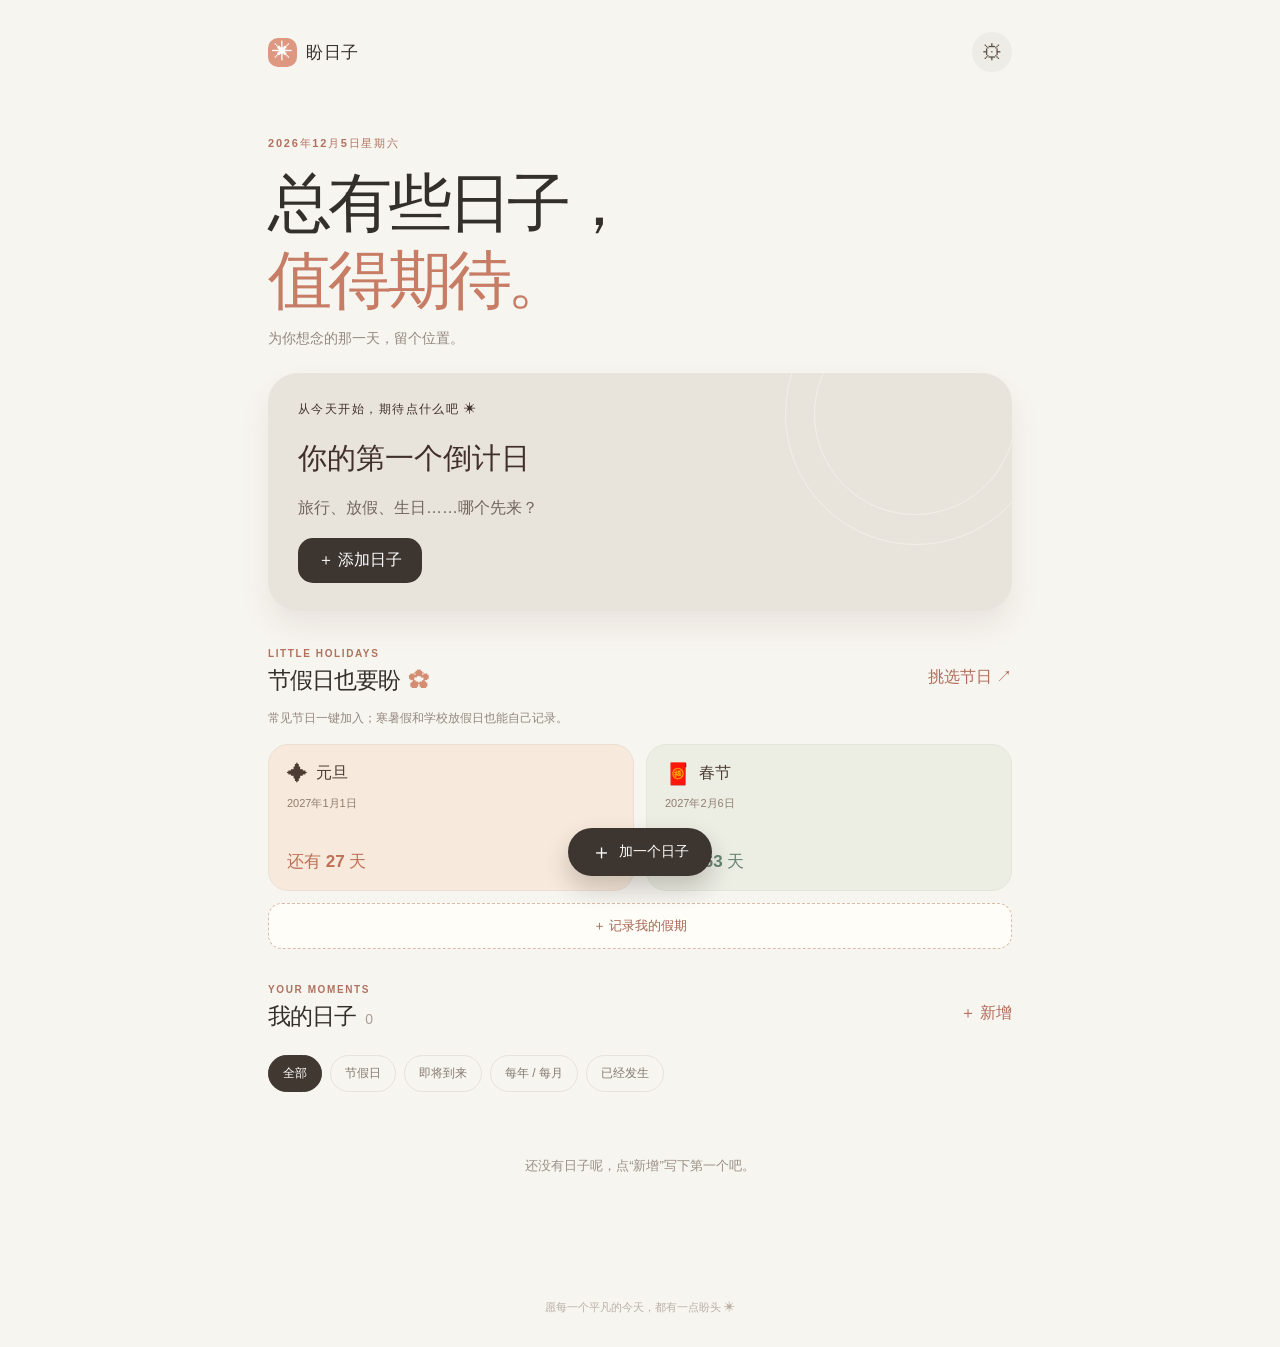
<file: index.html>
<!doctype html>
<html lang="zh-CN">
  <head>
    <meta charset="utf-8">
    <meta name="viewport" content="width=device-width, initial-scale=1, viewport-fit=cover">
    <meta name="theme-color" content="#f7f5f0">
    <meta name="description" content="把值得期待的日子，放在眼前。">
    <meta name="apple-mobile-web-app-capable" content="yes">
    <meta name="apple-mobile-web-app-status-bar-style" content="default">
    <meta name="apple-mobile-web-app-title" content="盼日子">
    <link rel="manifest" href="./manifest.webmanifest">
    <link rel="icon" type="image/svg+xml" href="./icon.svg">
    <link rel="apple-touch-icon" href="./icon-180.png">
    <link rel="stylesheet" href="./styles.css">
    <title>盼日子 · 倒计日</title>
  </head>
  <body>
    <div class="app-shell">
      <header class="topbar">
        <div class="brand"><span class="brand-mark" aria-hidden="true">✳</span><span>盼日子</span></div>
        <button class="icon-button" id="settingsButton" aria-label="打开设置" title="设置">⚙</button>
      </header>

      <main>
        <section class="intro">
          <p class="eyebrow" id="todayLabel"></p>
          <h1>总有些日子，<br><em>值得期待。</em></h1>
          <p class="subtitle">为你想念的那一天，留个位置。</p>
        </section>

        <section class="hero" id="hero" aria-label="最近的倒计日"></section>

        <section class="holiday-section" aria-labelledby="holidayTitle">
          <div class="section-heading">
            <div><p class="eyebrow section-kicker">LITTLE HOLIDAYS</p><h2 id="holidayTitle">节假日也要盼 <span>✿</span></h2></div>
            <button class="text-button" id="chooseHolidays">挑选节日 ↗</button>
          </div>
          <p class="holiday-description">常见节日一键加入；寒暑假和学校放假日也能自己记录。</p>
          <div class="holiday-preview" id="holidayPreview"></div>
          <button class="holiday-custom" id="addHolidayCustom">＋ 记录我的假期</button>
        </section>

        <section class="list-section" aria-labelledby="listTitle">
          <div class="section-heading">
            <div><p class="eyebrow section-kicker">YOUR MOMENTS</p><h2 id="listTitle">我的日子 <span id="countLabel">0</span></h2></div>
            <button class="text-button" id="addInline">＋ 新增</button>
          </div>
          <div class="filters" role="group" aria-label="筛选倒计日">
            <button class="filter active" data-filter="all" aria-pressed="true">全部</button>
            <button class="filter" data-filter="holiday" aria-pressed="false">节假日</button>
            <button class="filter" data-filter="upcoming" aria-pressed="false">即将到来</button>
            <button class="filter" data-filter="recurring" aria-pressed="false">每年 / 每月</button>
            <button class="filter" data-filter="past" aria-pressed="false">已经发生</button>
          </div>
          <div id="eventList" class="event-list" aria-live="polite"></div>
        </section>
      </main>

      <button class="floating-add" id="addButton" aria-label="新增倒计日"><span aria-hidden="true">＋</span><span>加一个日子</span></button>
      <footer>愿每一个平凡的今天，都有一点盼头 ✳</footer>
    </div>

    <dialog id="eventDialog" class="sheet" aria-labelledby="formTitle">
      <form id="eventForm" class="sheet-content">
        <div class="sheet-handle" aria-hidden="true"></div>
        <div class="sheet-heading"><h2 id="formTitle">加一个日子</h2><button type="button" class="close-button" data-close="eventDialog" aria-label="关闭">×</button></div>
        <input type="hidden" id="eventId">
        <label for="eventTitle">给它起个名字</label>
        <input id="eventTitle" name="title" type="text" maxlength="60" placeholder="比如：终于放假啦" required autocomplete="off">
        <label for="eventDate">是哪一天？</label>
        <input id="eventDate" name="date" type="date" required>
        <div class="two-cols">
          <div><label for="eventCategory">分类</label><select id="eventCategory" name="category"><option value="生活">生活</option><option value="节假日">节假日</option><option value="工作">工作</option><option value="纪念日">纪念日</option><option value="旅行">旅行</option><option value="其他">其他</option></select></div>
          <div><label for="eventRepeat">重复</label><select id="eventRepeat" name="repeat"><option value="none">不重复</option><option value="yearly">每年</option><option value="monthly">每月</option></select></div>
        </div>
        <p class="preset-note hidden" id="presetNote">这是按节日日期自动更新的日子。具体放假安排可以另加一个倒计日。</p>
        <fieldset class="color-picker"><legend>挑一个颜色</legend><label><input type="radio" name="color" value="peach" checked><span class="swatch peach" aria-label="蜜桃色"></span></label><label><input type="radio" name="color" value="lavender"><span class="swatch lavender" aria-label="薰衣草色"></span></label><label><input type="radio" name="color" value="sage"><span class="swatch sage" aria-label="鼠尾草色"></span></label><label><input type="radio" name="color" value="butter"><span class="swatch butter" aria-label="奶油黄色"></span></label><label><input type="radio" name="color" value="sky"><span class="swatch sky" aria-label="浅蓝色"></span></label></fieldset>
        <label class="pin-row"><input id="eventPinned" type="checkbox"><span>在首页置顶这个日子</span></label>
        <button class="primary-button" type="submit">保存这个日子 <span aria-hidden="true">↗</span></button>
        <button class="delete-button hidden" id="deleteButton" type="button">删除这个日子</button>
      </form>
    </dialog>

    <dialog id="holidayDialog" class="sheet" aria-labelledby="holidayDialogTitle">
      <div class="sheet-content">
        <div class="sheet-handle" aria-hidden="true"></div>
        <div class="sheet-heading"><h2 id="holidayDialogTitle">挑几个节日盼着</h2><button class="close-button" data-close="holidayDialog" aria-label="关闭">×</button></div>
        <p class="settings-explain">点一下就加入你的倒计日，往后每年自动更新节日日期。</p>
        <div class="holiday-picker" id="holidayPicker"></div>
        <button class="primary-button" id="addAllHolidays" type="button">把这些节日都加入 <span aria-hidden="true">↗</span></button>
        <p class="settings-note">这里记录的是节日当天，不包含各年的调休、补班或学校假期。那些日期可以用“记录我的假期”自行添加。</p>
      </div>
    </dialog>

    <dialog id="settingsDialog" class="sheet" aria-labelledby="settingsTitle">
      <div class="sheet-content">
        <div class="sheet-handle" aria-hidden="true"></div>
        <div class="sheet-heading"><h2 id="settingsTitle">设置与备份</h2><button class="close-button" data-close="settingsDialog" aria-label="关闭">×</button></div>
        <p class="settings-explain">日子保存在这台设备的浏览器里。换手机或清理浏览器数据前，先导出一份备份。</p>
        <button id="exportButton" class="setting-action">↓ 导出备份 <span>JSON 文件</span></button>
        <button id="importButton" class="setting-action">↑ 导入备份 <span>合并已有日子</span></button>
        <input id="importFile" type="file" accept=".json,application/json" hidden>
        <p class="settings-note">每月 29、30、31 日遇到较短的月份，会显示在当月最后一天；每年 2 月 29 日遇到平年，会显示在 2 月 28 日。</p>
      </div>
    </dialog>

    <script src="./app.js" defer></script>
  </body>
</html>
</file>
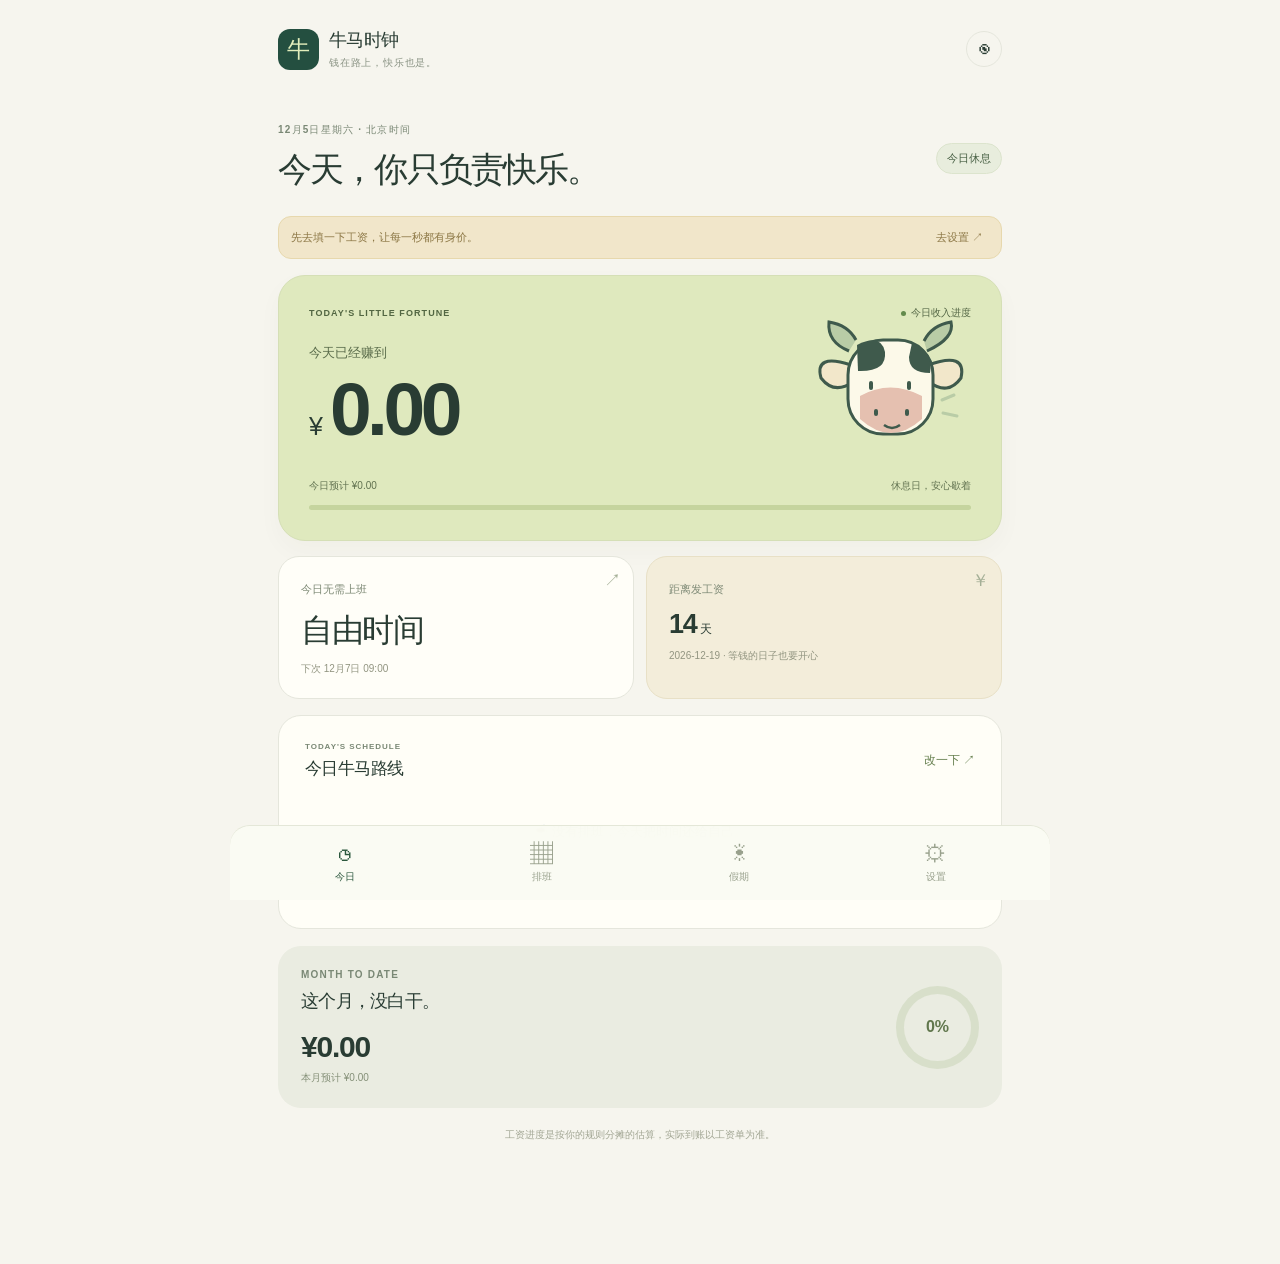
<file: niuma-clock/index.html>
<!doctype html><html lang="zh-CN"><head><meta charset="utf-8"><meta name="viewport" content="width=device-width,initial-scale=1,viewport-fit=cover"><meta name="theme-color" content="#f6f5ee"><meta name="apple-mobile-web-app-capable" content="yes"><meta name="apple-mobile-web-app-status-bar-style" content="default"><meta name="apple-mobile-web-app-title" content="牛马时钟"><meta name="description" content="给每天不同班次、晚自习和寒暑假的你，一个自己的下班时钟。"><title>牛马时钟 · 钱在路上</title><link rel="manifest" href="./manifest.webmanifest"><link rel="icon" href="./icon.svg" type="image/svg+xml"><link rel="apple-touch-icon" href="./icon-180.png"><link rel="stylesheet" href="./style.css"></head><body>
<div class="app"><header><a class="brand" href="./"><span class="brand-icon">牛</span><span>牛马时钟<small>钱在路上，快乐也是。</small></span></a><button class="icon-button" id="privacy" aria-label="隐藏金额" title="隐藏金额">◉</button></header>
<main>
<section id="view-today" class="view"><div class="greeting"><div><p class="eyebrow" id="todayDate"></p><h1 id="greeting">辛苦了，打工小猫。</h1></div><span class="pill" id="status"></span></div>
<div class="notice" id="setupNotice"><span>先去填一下工资，让每一秒都有身价。</span><button data-tab="settings">去设置 ↗</button></div>
<article class="hero"><div class="hero-top"><span class="eyebrow">TODAY'S LITTLE FORTUNE</span><span class="live"><i></i><span id="incomeState">今日收入进度</span></span></div><p class="money-label">今天已经赚到</p><div class="money-line"><span>¥</span><strong id="todayMoney">0.00</strong></div><div class="hero-bottom"><span id="todayTarget">今日预计 ¥0.00</span><span id="rateLabel">填好工资，开始攒快乐</span></div><div class="track"><div id="moneyBar"></div></div><div class="cow" aria-hidden="true"><svg viewBox="0 0 160 150"><path d="M38 43Q16 34 18 14Q37 17 45 32M116 43Q144 30 140 14Q121 17 113 33" fill="#b7caa5" stroke="#335044" stroke-width="3"/><path d="M40 57Q3 45 10 70Q23 87 42 74M117 57Q156 43 150 70Q137 88 118 74" fill="#f4e7cb" stroke="#335044" stroke-width="3"/><rect x="37" y="32" width="85" height="94" rx="35" fill="#fffbed" stroke="#335044" stroke-width="3"/><path d="M46 37Q70 25 74 44Q76 64 47 63Z" fill="#335044"/><path d="M101 35Q123 43 119 65Q98 65 98 49Z" fill="#335044"/><path d="M49 88Q79 71 111 88L111 111Q80 139 49 111Z" fill="#e6bdb0"/><path d="M60 75v5M98 75v5M65 103v3M96 103v3" stroke="#335044" stroke-width="4" stroke-linecap="round"/><path d="M73 117q8 6 16 0" fill="none" stroke="#335044" stroke-width="2.5"/><path d="M131 92l12-5M132 105l14 3" stroke="#b7caa5" stroke-width="3" stroke-linecap="round"/></svg></div></article>
<div class="two-cards"><article class="mini"><span class="mini-icon">↗</span><p id="countdownLabel">距离下班</p><strong class="timer" id="countdown">--:--:--</strong><small id="countdownNote">今天也要准点跑</small></article><article class="mini warm"><span class="mini-icon">￥</span><p>距离发工资</p><strong id="payDays">0<em> 天</em></strong><small id="payDate"></small></article></div>
<article class="card"><div class="section-head"><div><p class="eyebrow">TODAY'S SCHEDULE</p><h2>今日牛马路线</h2></div><button class="text-button" id="editToday">改一下 ↗</button></div><div id="todayTimeline"></div><p class="small muted" id="todayNote"></p></article>
<article class="month-card"><div><p class="eyebrow">MONTH TO DATE</p><h2>这个月，没白干。</h2><strong id="monthMoney">¥0.00</strong><p id="monthTarget"></p></div><div class="month-ring" id="monthRing"><span id="monthPercent">0%</span></div></article><p class="footnote">工资进度是按你的规则分摊的估算，实际到账以工资单为准。</p>
</section>
<section id="view-schedule" class="view" hidden><div class="greeting"><div><p class="eyebrow">YOUR TIME, YOUR RULES</p><h1>每一天，单独安排。</h1></div></div><article class="card"><div class="section-head"><h2>每周固定班表</h2><span class="badge">点一天修改</span></div><p class="small muted">默认按周重复。单日调整和假期会覆盖这里的班表。</p><div id="weekList"></div></article><article class="card"><div class="section-head"><div class="calendar-heading"><button id="prevMonth" class="icon-button" aria-label="上个月">‹</button><h2 id="calendarTitle"></h2><button id="nextMonth" class="icon-button" aria-label="下个月">›</button></div><button id="calendarToday" class="text-button">本月</button></div><div class="calendar" id="calendar"></div><div class="legend"><span><i class="dot work"></i>上班</span><span><i class="dot evening"></i>晚自习</span><span><i class="dot holiday"></i>假期</span><span>• 单日调整</span></div><p class="small muted">点日期设置调休、临时加班、取消晚自习，或添加当日补贴。</p></article><article class="card"><div class="section-head"><h2>当月预计</h2><button id="exportCsv" class="text-button">导出明细 ↗</button></div><div class="summary-pair"><div><small>收入</small><strong id="scheduleIncome"></strong></div><div><small>排班总时长</small><strong id="scheduleHours"></strong></div></div><p class="small muted">所有日期与时间均按北京时间计算。跨午夜的工作请拆到两天。</p></article></section>
<section id="view-vacations" class="view" hidden><div class="greeting"><div><p class="eyebrow">PAID TO DO NOTHING, PLEASE</p><h1>放假，也要算钱。</h1></div></div><article class="vacation-hero"><span>☀</span><h2>寒暑假是教师的充电期。</h2><p>日期自己定，工资单独填。<br>半个月上班、半个月放假，也能分开算。</p><button id="addVacation" class="primary">＋ 添加假期</button></article><div id="vacationList"></div><article class="card formula"><h2>跨月工资怎么算？</h2><p>正常月薪 × 本月非假期天数 ÷ 本月天数<br>＋ 假期月薪 × 本月假期天数 ÷ 本月天数<br>＋ 晚自习补贴、单日额外补贴</p><p class="small muted">假期按自然日计薪，包含周末，收入全天增长。非假期工资再分摊到本月的工作日或工时。这里是方便看进度的估算口径；如学校采用其他口径，可按月设置整月假期工资进行校正。</p></article></section>
<section id="view-settings" class="view" hidden><div class="greeting"><div><p class="eyebrow">MAKE EVERY SECOND COUNT</p><h1>给时间，标个价。</h1></div></div><form class="card" id="salaryForm"><h2>工资与收入进度</h2><label>正常月份月薪（元）<input id="salaryInput" type="number" min="0" max="100000000" step="0.01" required inputmode="decimal"></label><p class="help">填税前或到手均可，保持同一口径；不含下方另计的补贴。</p><label>每场晚自习额外补贴（元）<input id="eveningInput" type="number" min="0" max="100000000" step="0.01" required inputmode="decimal"></label><p class="help">已包含在月薪里就填 0。每个标为“晚自习”的时段视为一场。</p><label>月薪怎样分摊？<select id="allocationInput"><option value="days">工作日均分：每天基本收入相同</option><option value="hours">按排班工时：工作越久，分摊越多</option></select></label><p class="help">只改变收入增长进度，不改变月薪总额；未排工作日时按自然日分摊。</p><label>每月发薪日<input id="paydayInput" type="number" min="1" max="31" step="1" required inputmode="numeric"></label><p class="help">只用于倒数。遇大小月取当月最后一天，不自动顺延节假日。</p><button class="primary" type="submit">保存，开始算钱 ↗</button><p class="help">调整月薪和周班表会重算历史估算。想保留旧口径，请先导出备份或月度明细。</p></form><article class="card"><h2>数据握在自己手里</h2><p class="small muted">工资和班表保存在本设备、本浏览器，互不共享。换手机或清理浏览器前请导出备份。</p><button class="setting-row" id="exportBackup">导出完整备份 <span>JSON ↗</span></button><label class="setting-row file-label">导入备份 <span>恢复班表与工资 ↗</span><input type="file" accept=".json,application/json" id="importBackup" hidden></label></article><article class="card"><h2>装到 iPhone 主屏幕</h2><p class="small muted">用 Safari 打开本站，点“分享”→“添加到主屏幕”。首次联网打开后可离线使用。重新打开会按当前时间计算，不需要一直亮着屏幕。</p><p class="small muted">网页 App 不支持锁屏实时小组件或后台持续计时通知。假期日期与调休由你按实际校历填写。</p><p class="version">牛马时钟 1.0 · 辛苦可以，钱得算清。</p></article></section>
</main><nav class="bottom-nav" aria-label="主导航"><button class="active" data-tab="today" aria-current="page"><span>◷</span>今日</button><button data-tab="schedule"><span>▦</span>排班</button><button data-tab="vacations"><span>☀</span>假期</button><button data-tab="settings"><span>⚙</span>设置</button></nav></div>
<dialog id="shiftDialog" aria-labelledby="shiftTitle"><form id="shiftForm"><div class="dialog-head"><div><p class="eyebrow" id="shiftSubtitle"></p><h2 id="shiftTitle">修改班表</h2></div><button class="icon-button" type="button" data-close="shiftDialog" aria-label="取消修改">×</button></div><p class="small muted">把午休或晚饭留成空档，空档内工资进度暂停。</p><div id="segmentRows"></div><button id="addSegment" type="button" class="outline">＋ 添加时段</button><div id="dayExtras"><label>当天额外补贴（元）<input id="dayBonus" type="number" min="0" max="100000000" step="0.01" inputmode="decimal"></label><label>备注<input id="dayNote" type="text" maxlength="80" placeholder="比如：家长会结束，晚自习取消"></label><p class="help">此补贴不含全局晚自习补贴；有排班时随排班增长，否则全天增长。</p></div><p id="shiftError" class="error" role="alert"></p><button class="primary" type="submit">保存这个安排</button><div class="dialog-actions"><button id="setRest" type="button" class="text-button">当天不排班</button><button id="resetDay" type="button" class="text-button">恢复每周／假期安排</button></div><p class="help" id="restHelp">月薪制下，不排班不会自动扣薪；本月工资仍会按剩余工作日分摊。扣薪可通过工资金额调整。</p></form></dialog>
<dialog id="vacationDialog" aria-labelledby="vacationTitle"><form id="vacationForm"><div class="dialog-head"><h2 id="vacationTitle">添加假期</h2><button class="icon-button" type="button" data-close="vacationDialog" aria-label="取消修改">×</button></div><label>假期名称<input id="vacationName" maxlength="40" type="text" placeholder="比如：寒假、暑假" required></label><div class="input-pair"><label>开始日期<input id="vacationStart" type="date" min="2000-01-01" max="2100-12-31" required></label><label>结束日期（含当天）<input id="vacationEnd" type="date" min="2000-01-01" max="2100-12-31" required></label></div><label>这段假期的月薪（元）<input id="vacationSalary" type="number" min="0" max="100000000" step="0.01" inputmode="decimal" required></label><p class="help">全薪填正常月薪，半薪填一半，无薪填 0。按所在月份的自然日折算，不是整段假期总工资。</p><p class="help">假期默认不排班；已有单日调整会保留，请在日历核对。如假期临时返校，可单独设置日期和补贴。</p><p id="vacationError" class="error" role="alert"></p><button class="primary" type="submit">保存假期</button><button id="deleteVacation" type="button" class="danger">删除这段假期</button></form></dialog>
<dialog id="confirmDialog" aria-labelledby="confirmTitle"><div class="dialog-head"><h2 id="confirmTitle">确认操作</h2><button type="button" class="icon-button" data-close="confirmDialog" aria-label="取消">×</button></div><p id="confirmMessage"></p><button class="primary" id="confirmYes">确认</button><button class="outline" type="button" data-close="confirmDialog">取消</button></dialog>
<div id="toast" role="status" hidden></div><script src="./engine.js"></script><script src="./app.js"></script></body></html>
</file>
<file: styles.css>
:root{font-family:-apple-system,BlinkMacSystemFont,"Segoe UI","PingFang SC","Hiragino Sans GB",sans-serif;color:#332f2b;background:#f7f5f0;font-synthesis:none}*{box-sizing:border-box}body{margin:0;min-width:320px}button,input,select{font:inherit}button{cursor:pointer}button:focus-visible,input:focus-visible,select:focus-visible{outline:3px solid #a96356;outline-offset:3px}.app-shell{width:min(100%,820px);margin:auto;padding:0 24px}.topbar{display:flex;align-items:center;justify-content:space-between;padding:32px 0 24px}.brand{display:flex;gap:9px;align-items:center;font-weight:760;letter-spacing:.04em;font-size:17px}.brand-mark{display:grid;place-items:center;width:29px;height:29px;border-radius:10px;background:#de9780;color:white;font-size:21px}.icon-button,.close-button{border:0;background:#eeece6;color:#5b5049;border-radius:50%;width:40px;height:40px;font-size:21px}.intro{padding:26px 0 25px}.eyebrow{margin:0;color:#b0725e;font-weight:750;font-size:11px;letter-spacing:.16em}.intro h1{font-size:clamp(36px,8.5vw,64px);letter-spacing:-.065em;line-height:1.2;margin:14px 0 11px;font-weight:760}.intro h1 em{font-style:normal;color:#c67c65}.subtitle{margin:0;color:#93877e;font-size:14px}.hero{min-height:238px}.hero-card{min-height:238px;border-radius:30px;background:#e8a48e;position:relative;overflow:hidden;padding:28px 30px;display:flex;flex-direction:column;justify-content:space-between;color:#402f2b;box-shadow:0 16px 28px rgba(126,90,75,.10)}.hero-card:before,.hero-card:after{content:"";position:absolute;border:1px solid rgba(255,255,255,.4);border-radius:50%;width:260px;height:260px;right:-35px;top:-90px;pointer-events:none}.hero-card:after{width:200px;height:200px;right:-4px;top:-60px}.hero-card .hero-top,.hero-bottom{position:relative;z-index:1}.hero-top{display:flex;justify-content:space-between;align-items:center;gap:16px}.hero-label{font-size:12px;letter-spacing:.12em;font-weight:800}.hero-decor{font-size:30px;color:#fff9ee}.hero-bottom{display:flex;justify-content:space-between;align-items:end;gap:16px}.hero-title{margin:0 0 6px;font-size:clamp(21px,5vw,29px);font-weight:740;overflow-wrap:anywhere}.hero-date{font-size:13px;opacity:.78}.hero-number{display:flex;align-items:baseline;gap:5px;white-space:nowrap}.hero-number strong{font-size:clamp(63px,17vw,110px);font-weight:680;letter-spacing:-.085em;line-height:.9}.hero-number span{font-size:16px;font-weight:700}.hero-card.empty{background:#e9e4db;align-items:flex-start}.hero-card.empty p{max-width:320px;line-height:1.65;color:#71675f}.hero-card.empty button{border:0;background:#3c3530;color:white;border-radius:15px;padding:12px 20px;font-weight:700}.hero-card.lavender{background:#c9b9dc}.hero-card.sage{background:#a7c1ae}.hero-card.butter{background:#e9cd88}.hero-card.sky{background:#a7c9dd}.list-section{padding:44px 0 90px}.section-heading{display:flex;align-items:end;justify-content:space-between;gap:10px}.section-kicker{font-size:10px}.section-heading h2{font-size:23px;letter-spacing:-.045em;margin:6px 0 0}.section-heading h2 span{font-size:14px;color:#aa9d93;font-weight:500;margin-left:4px}.text-button{border:0;background:none;font-weight:700;color:#b06c59;padding:8px 0}.filters{display:flex;gap:8px;overflow-x:auto;white-space:nowrap;padding:23px 0 20px;scrollbar-width:none}.filters::-webkit-scrollbar{display:none}.filter{border:1px solid #e7e2db;background:transparent;color:#867a70;border-radius:999px;padding:9px 14px;font-size:12px;white-space:nowrap}.filter.active{background:#403831;color:white;border-color:#403831}.event-list{display:grid;gap:12px}.event-card{display:flex;align-items:center;gap:15px;width:100%;border:1px solid #eae5df;background:#fffefa;text-align:left;padding:17px 16px;border-radius:21px;min-height:91px;box-shadow:0 5px 16px rgba(93,77,62,.035);color:inherit}.event-card:active{transform:scale(.99)}.event-icon{display:grid;place-items:center;flex:none;width:48px;height:48px;border-radius:16px;background:#f7d6cb;color:#b86d58;font-size:21px}.event-icon.lavender{background:#e3d9ef;color:#82709e}.event-icon.sage{background:#d9e8dc;color:#658e70}.event-icon.butter{background:#faedc6;color:#ad8a2d}.event-icon.sky{background:#dcecf5;color:#5e91ad}.event-main{min-width:0;flex:1}.event-name{font-size:15px;font-weight:700;white-space:nowrap;overflow:hidden;text-overflow:ellipsis}.event-meta{margin-top:6px;font-size:11px;color:#a39990;white-space:nowrap;overflow:hidden;text-overflow:ellipsis}.event-days{text-align:right;flex:none;min-width:75px;color:#4c4038}.event-days strong{font-size:25px;letter-spacing:-.06em}.event-days small{display:block;color:#a99a8d;font-size:10px;margin-top:2px}.empty-list{color:#9a8f85;text-align:center;padding:30px 10px 20px;font-size:13px;line-height:1.7}.floating-add{position:fixed;z-index:3;bottom:calc(24px + env(safe-area-inset-bottom));left:50%;transform:translateX(-50%);border:0;background:#3d352f;color:white;border-radius:999px;padding:15px 23px;display:flex;align-items:center;gap:7px;box-shadow:0 12px 25px rgba(42,35,28,.22);font-size:14px;font-weight:720;white-space:nowrap}.floating-add span:first-child{font-size:21px;font-weight:300;line-height:14px}footer{text-align:center;padding:0 0 calc(32px + env(safe-area-inset-bottom));color:#baafa5;font-size:11px}.sheet{border:0;border-radius:24px 24px 0 0;padding:0;width:min(100%,600px);max-width:none;max-height:min(91dvh,800px);margin:auto auto 0;background:#fffcf8;color:#39332e;box-shadow:0 -15px 50px rgba(29,26,23,.14)}.sheet::backdrop{background:rgba(34,30,26,.42)}.sheet-content{padding:12px 25px calc(26px + env(safe-area-inset-bottom));max-height:min(91dvh,800px);overflow-y:auto}.sheet-handle{width:38px;height:4px;border-radius:8px;background:#dfd7ce;margin:0 auto 19px}.sheet-heading{display:flex;align-items:center;justify-content:space-between;margin-bottom:18px}.sheet-heading h2{font-size:23px;letter-spacing:-.04em;margin:0}.close-button{width:34px;height:34px;font-size:24px;line-height:1}.sheet label:not(.pin-row):not(.color-picker label){display:block;font-size:12px;font-weight:700;margin:16px 0 8px}.sheet input[type=text],.sheet input[type=date],.sheet select{width:100%;height:48px;border:1px solid #e5dfd7;border-radius:12px;background:#fff;padding:0 13px;color:#453b34;font-size:14px}.two-cols{display:grid;grid-template-columns:1fr 1fr;gap:12px}.color-picker{display:flex;align-items:center;gap:13px;padding:0;border:0;margin:18px 0}.color-picker legend{font-size:12px;font-weight:700;margin-bottom:12px}.color-picker label{margin:0}.color-picker input{position:absolute;opacity:0;width:1px;height:1px}.swatch{display:block;width:29px;height:29px;border-radius:50%;border:3px solid #fffcf8;outline:2px solid transparent}.swatch.peach{background:#e8a48e}.swatch.lavender{background:#c9b9dc}.swatch.sage{background:#a7c1ae}.swatch.butter{background:#e9cd88}.swatch.sky{background:#a7c9dd}.color-picker input:checked+.swatch,.color-picker input:focus-visible+.swatch{outline-color:#51443a}.pin-row{display:flex;align-items:center;gap:10px;font-size:13px;color:#51473f;padding:10px 0 17px}.pin-row input{accent-color:#bb7962;width:17px;height:17px}.primary-button{border:0;width:100%;height:51px;border-radius:14px;background:#3d352f;color:white;font-size:14px;font-weight:700;display:flex;align-items:center;justify-content:center;gap:9px}.delete-button{display:block;margin:13px auto 0;border:0;background:none;color:#ae6757;font-size:12px;padding:9px}.hidden{display:none!important}.settings-explain{color:#7d7169;font-size:13px;line-height:1.7;margin:0 0 17px}.setting-action{width:100%;background:#fff;border:1px solid #e9e3dc;border-radius:14px;text-align:left;padding:17px;font-weight:700;color:#483e37;margin-bottom:11px}.setting-action span{float:right;font-size:11px;color:#aa9f94;font-weight:400;margin-top:3px}.settings-note{font-size:11px;line-height:1.7;color:#afa398;margin:14px 0 0}@media(max-width:410px){.app-shell{padding:0 19px}.hero-card{padding:24px 22px}.hero-bottom{gap:7px}.hero-number strong{font-size:65px}.event-card{padding:14px 12px;gap:11px}.event-days{min-width:64px}.event-icon{width:44px;height:44px}}@media(min-width:700px){.sheet{border-radius:24px;margin:auto;max-height:85vh}.sheet-content{max-height:85vh}.app-shell{padding:0 38px}.intro{padding-top:40px}}
.holiday-section{padding:37px 0 6px}.holiday-section h2 span{color:#d38d72;font-size:21px}.holiday-description{margin:13px 0 16px;color:#93877e;font-size:12px;line-height:1.6}.holiday-preview{display:grid;grid-template-columns:repeat(2,minmax(0,1fr));gap:12px}.holiday-tile{min-width:0;min-height:147px;padding:17px 18px;border:1px solid #eddfd3;background:#f7e9db;border-radius:20px;text-align:left;color:#4c3c33;display:flex;flex-direction:column;align-items:flex-start}.holiday-tile:nth-child(2){background:#ecede3;border-color:#e4e7d8}.holiday-tile-heading{display:flex;gap:8px;align-items:center;font-weight:750;font-size:16px}.holiday-tile-icon{font-size:21px}.holiday-tile-date{font-size:11px;color:#907d70;margin-top:10px}.holiday-tile-days{margin-top:auto;font-size:17px;font-weight:800;color:#bd7159}.holiday-tile:nth-child(2) .holiday-tile-days{color:#688371}.holiday-custom{border:1px dashed #d8bba9;background:#fffdf8;color:#a76550;border-radius:14px;width:100%;padding:13px;margin-top:12px;font-size:13px;font-weight:700}.list-section{padding-top:29px}.holiday-picker{display:grid;gap:9px}.holiday-option{display:flex;align-items:center;gap:12px;width:100%;text-align:left;border:1px solid #ede5dd;border-radius:16px;background:#fff;padding:12px;color:#42372f}.holiday-option:disabled{opacity:.6;cursor:default}.holiday-option-icon{width:42px;height:42px;display:grid;place-items:center;background:#f7ede3;border-radius:13px;font-size:20px}.holiday-option-detail{display:flex;flex:1;flex-direction:column;gap:4px}.holiday-option-detail strong{font-size:14px}.holiday-option-detail small{color:#9d9188;font-size:11px}.holiday-option-action{font-size:12px;color:#b46e59;font-weight:700;white-space:nowrap}.holiday-picker+.primary-button{margin-top:18px}.primary-button:disabled{opacity:.5;cursor:default}.preset-note{font-size:11px;line-height:1.6;color:#9b705c;background:#f9ede4;border-radius:11px;padding:10px 12px;margin:13px 0 0}.sheet input:disabled,.sheet select:disabled{background:#f4f0ea;color:#8a7d72}@media(max-width:410px){.holiday-tile{padding:15px 13px;min-height:143px}.holiday-tile-name{font-size:15px}}
</file>
<file: niuma-clock/style.css>
:root{font-family:-apple-system,BlinkMacSystemFont,"Segoe UI","PingFang SC",sans-serif;font-synthesis:none;background:#f6f5ee;color:#293c33;--green:#244f40;--muted:#7f897c;--line:#e5e6dc;--paper:#fffef7}*{box-sizing:border-box}body{margin:0;min-width:320px}button,input,select{font:inherit;color:inherit}button,a,input,select{-webkit-tap-highlight-color:transparent}button{cursor:pointer}a{color:inherit}button:focus-visible,a:focus-visible,input:focus-visible,select:focus-visible{outline:3px solid #b49c52;outline-offset:3px}button{touch-action:manipulation}button:disabled{opacity:.5}.app{max-width:820px;margin:auto;padding:0 24px}header{padding:28px 0;display:flex;justify-content:space-between;align-items:center}.brand{display:flex;gap:10px;align-items:center;text-decoration:none;font-weight:750;font-size:18px;letter-spacing:-.03em}.brand-icon{display:grid;place-items:center;background:var(--green);color:#e2edbb;border-radius:12px;width:41px;height:41px;font-size:23px}.brand small{display:block;font-size:10px;color:#8b9485;letter-spacing:.08em;margin-top:4px;font-weight:450}.icon-button{border:1px solid var(--line);background:transparent;width:36px;height:36px;border-radius:50%;font-size:23px;flex-shrink:0}.greeting{padding:14px 0 23px;display:flex;align-items:center;justify-content:space-between;gap:10px}.eyebrow{font-size:10px;letter-spacing:.12em;font-weight:650;margin:0;color:#7a8875}.greeting h1{font-size:clamp(24px,5.5vw,34px);margin:10px 0 0;letter-spacing:-.055em;font-weight:700}.pill{font-size:11px;padding:7px 10px;white-space:nowrap;background:#e8eddd;border:1px solid #dce4cd;border-radius:20px;color:#486044}.hero{background:#dfe9be;border:1px solid #d5dfb6;border-radius:27px;padding:24px;position:relative;overflow:hidden;box-shadow:0 10px 25px #30492108}.hero-top{display:flex;justify-content:space-between;align-items:center;gap:10px}.hero-top .eyebrow{color:#526642;font-size:9px}.live{font-size:10px;color:#536645;display:flex;align-items:center;gap:5px;white-space:nowrap}.live i{background:#638b4c;border-radius:50%;width:5px;height:5px;display:block}.money-label{font-size:13px;margin:28px 0 8px;color:#5a6c4b}.money-line{display:flex;gap:7px;align-items:baseline;position:relative;z-index:1;font-variant-numeric:tabular-nums}.money-line>span{font-size:25px}.money-line strong{font-family:ui-rounded,"SF Pro Rounded",-apple-system,sans-serif;font-size:clamp(38px,10vw,68px);font-weight:680;letter-spacing:-.06em;line-height:1.05}.cow{position:absolute;width:123px;right:11px;top:49px;opacity:.93;pointer-events:none}.hero-bottom{position:relative;z-index:1;display:flex;justify-content:space-between;font-size:10px;gap:10px;color:#617250;margin-top:26px}.track{height:5px;border-radius:8px;background:#c5d49e;position:relative;z-index:1;margin-top:12px;overflow:hidden}.track div{width:0;height:100%;background:#3c6042;border-radius:8px;transition:width .7s}.two-cards{display:grid;grid-template-columns:1fr 1fr;gap:12px;margin:15px 0}.mini{position:relative;border:1px solid var(--line);border-radius:21px;padding:19px 17px;background:#fffef8;overflow:hidden;min-width:0}.mini.warm{background:#f3edda;border-color:#e8e0c6}.mini-icon{position:absolute;right:12px;top:12px;color:#a4af96;font-size:17px}.mini p{font-size:11px;color:#7d8975;margin:3px 0 12px}.mini strong{display:block;font-variant-numeric:tabular-nums;letter-spacing:-.045em;font-size:27px;font-weight:650;white-space:nowrap}.mini .timer{font-size:clamp(22px,5.6vw,32px)}.mini em{font-size:12px;font-style:normal;font-weight:400;letter-spacing:0}.mini small{display:block;font-size:10px;color:#929581;margin-top:9px;min-height:14px}.card{border:1px solid var(--line);border-radius:23px;background:var(--paper);padding:22px;margin:16px 0}.section-head{display:flex;align-items:center;justify-content:space-between;gap:10px}.section-head h2,.card h2{font-size:17px;font-weight:650;letter-spacing:-.03em;margin:0}.section-head .eyebrow{font-size:8px;margin-bottom:6px}.text-button{background:none;border:0;font-size:12px;font-weight:600;color:#688151;white-space:nowrap;padding:8px 0}.small{font-size:12px;line-height:1.85}.muted{color:var(--muted)}.timeline-row{display:flex;align-items:center;gap:12px;padding:17px 0;border-bottom:1px solid #eef0e6}.timeline-row:last-child{border:0}.time-icon{width:35px;height:35px;display:grid;place-items:center;background:#edf1e3;border-radius:12px;font-size:16px;color:#6f8657}.time-icon.evening{background:#ece8f4;color:#8b75a4}.time-detail{flex:1}.time-detail strong{font-size:12px;font-weight:600;display:block}.time-detail small{font-size:10px;color:#8d9783;margin-top:4px;display:block}.time-range{font-size:13px;font-weight:550;font-variant-numeric:tabular-nums}.time-status{font-size:9px;color:#6e8558}.empty{padding:27px 0 12px;text-align:center;color:#87927b;font-size:13px;line-height:1.8}.month-card{display:flex;justify-content:space-between;align-items:center;background:#eaece1;padding:23px;border-radius:23px;margin-top:17px;gap:20px}.month-card h2{font-size:18px;font-weight:600;margin:9px 0 17px;letter-spacing:-.04em}.month-card strong{font-size:30px;letter-spacing:-.04em;font-variant-numeric:tabular-nums;font-weight:650}.month-card p:last-child{font-size:10px;color:#859078;margin:7px 0 0}.month-ring{width:83px;height:83px;border-radius:50%;background:conic-gradient(#78945e 0%,#d8dfca 0);display:grid;place-items:center;flex-shrink:0}.month-ring span{display:grid;place-items:center;border-radius:50%;width:67px;height:67px;background:#eaece1;font-size:16px;font-weight:550;color:#61774d}.footnote{font-size:10px;color:#a2a694;text-align:center;line-height:1.8;padding:0 10px;margin:18px 0 0}main{padding-bottom:120px}.bottom-nav{position:fixed;z-index:5;bottom:0;left:50%;transform:translateX(-50%);width:min(100%,820px);display:flex;justify-content:space-around;padding:10px 16px calc(11px + env(safe-area-inset-bottom));border-top:1px solid #e4e7d8;background:#fafbf3f5;backdrop-filter:blur(16px)}.bottom-nav button{border:0;background:none;color:#98a08c;display:flex;flex-direction:column;align-items:center;gap:5px;min-width:60px;padding:5px 15px;font-size:10px}.bottom-nav span{font-size:23px;line-height:24px}.bottom-nav .active{color:#2c583e;font-weight:650}.badge{font-size:10px;color:#8b967e;background:#f0f3e7;padding:6px 8px;border-radius:8px}.week-row{width:100%;border:0;border-top:1px solid #ecede3;background:none;padding:16px 0;display:flex;align-items:center;text-align:left;gap:16px}.week-day{font-size:13px;font-weight:600;min-width:42px}.week-times{flex:1;display:flex;gap:6px;flex-wrap:wrap;font-size:11px}.chip{border-radius:7px;padding:6px 8px;background:#edf2e3;color:#5d7650;font-size:10px}.chip.purple{background:#eeeaf5;color:#8c79a0}.chip.gray{background:#efefe9;color:#9b9f90}.arrow{color:#a3ab94;font-size:18px}.calendar-heading{display:flex;gap:12px;align-items:center}.calendar-heading .icon-button{width:29px;height:29px}.calendar{display:grid;grid-template-columns:repeat(7,minmax(0,1fr));gap:5px;margin-top:21px}.weekday{font-size:10px;text-align:center;color:#9bA18e;padding-bottom:8px}.date-cell{padding:10px 0 7px;border:0;border-radius:11px;background:#f5f6ee;min-width:0;min-height:56px;display:flex;flex-direction:column;align-items:center;gap:6px;position:relative;font-size:12px}.date-cell.is-today{outline:1px solid #7f9b60;background:#e7eed9;font-weight:750}.date-cell.has-override:after{content:'•';position:absolute;right:5px;top:3px;color:#a5814f;font-size:9px}.date-cell .dots{height:6px;display:flex;gap:3px}.dot{display:inline-block;width:5px;height:5px;border-radius:50%;background:#7f9d64}.dot.evening{background:#ac98c1}.dot.holiday{background:#d6b76c}.legend{display:flex;gap:12px;flex-wrap:wrap;font-size:9px;color:#9aA18d;margin-top:17px}.legend span{display:flex;align-items:center;gap:4px}.summary-pair{display:grid;grid-template-columns:1fr 1fr;gap:20px;margin-top:23px}.summary-pair small{font-size:11px;color:#8d9780;display:block}.summary-pair strong{display:block;font-size:24px;font-weight:600;margin-top:8px;letter-spacing:-.04em}.vacation-hero{background:#efe9d5;border:1px solid #e5dcc1;border-radius:25px;padding:28px;text-align:center}.vacation-hero>span{font-size:51px;color:#a38b4d}.vacation-hero h2{font-size:20px;font-weight:600;letter-spacing:-.04em}.vacation-hero p{font-size:12px;color:#9b9278;line-height:1.9}.vacation-hero .primary{margin-top:20px}.vacation-item{width:100%;display:block;text-align:left;background:var(--paper);border:1px solid var(--line);border-radius:21px;padding:23px;margin:15px 0}.vacation-item h3{margin:0 0 9px;font-size:17px;font-weight:650}.vacation-item small{display:block;font-size:11px;color:#929a82;line-height:1.8}.vacation-item strong{display:block;margin-top:15px;font-size:21px;font-weight:600}.vacation-item strong span{font-size:10px;color:#959c88;font-weight:400}.formula p{font-size:12px;line-height:2;color:#738168}.formula .small{font-size:11px;color:#9da48f}.primary{display:block;width:100%;border:0;border-radius:12px;background:#2f5741;color:#f6f9ec;padding:15px 16px;font-size:13px;font-weight:600;text-align:center}.outline{display:block;width:100%;border:1px dashed #ccd5bc;color:#7d9069;background:transparent;border-radius:12px;padding:12px;margin:12px 0;font-size:12px}.notice{background:#f1e6ca;border:1px solid #e7d8ad;border-radius:13px;padding:12px;display:flex;justify-content:space-between;align-items:center;gap:8px;margin-bottom:16px;font-size:11px;color:#8c7745}.notice button{background:transparent;border:0;white-space:nowrap;font-size:11px;font-weight:600}.notice[hidden]{display:none}label{display:block;font-size:12px;font-weight:550;margin:20px 0 7px}input:not([type=file]),select{display:block;margin-top:9px;width:100%;min-width:0;border:1px solid #dfe4d5;border-radius:11px;background:#fffefa;padding:13px 11px;font-size:16px;min-height:46px;appearance:none;-webkit-appearance:none}select{font-size:13px;background:#f5f7ee;white-space:normal}input[type=date],input[type=time]{max-width:100%;min-height:48px}.help{color:#99a18b;font-size:10px;line-height:1.85;margin:8px 0 18px}.setting-row{width:100%;display:flex;justify-content:space-between;text-align:left;border:0;border-top:1px solid #e9ecdf;background:none;padding:17px 0;font-size:12px;font-weight:500;cursor:pointer;margin:0}.setting-row span{color:#9fa58f;font-size:10px}.version{text-align:center;color:#b0b6a0;font-size:10px;margin:24px 0 0}dialog{border:1px solid #e0e6d5;border-radius:24px;padding:24px;max-width:520px;width:calc(100% - 24px);max-height:88dvh;overflow-y:auto;background:#fbfcf4;color:#304731}dialog::backdrop{background:#20342766;backdrop-filter:blur(3px)}dialog form{margin:0}.dialog-head{display:flex;align-items:center;justify-content:space-between;margin-bottom:20px;gap:12px}.dialog-head h2{font-size:21px;letter-spacing:-.04em;font-weight:600;margin:4px 0}.dialog-head .eyebrow{font-size:9px}.dialog-actions{display:flex;justify-content:space-between;gap:10px;margin-top:15px}.segment-row{background:#eef2e5;border-radius:13px;padding:12px;margin:10px 0;display:grid;grid-template-columns:1fr 1fr 34px;gap:8px}.segment-row select{grid-column:1/3;margin:0}.segment-row .remove-segment{grid-column:3;grid-row:1/3;align-self:center;border:0;background:#e2e8d6;border-radius:9px;font-size:22px;width:30px;height:34px}.segment-row label{margin:0;font-size:10px;color:#8f9c80}.segment-row input{padding:10px 8px;margin-top:5px;font-size:14px}.segment-row label.start{grid-column:1;grid-row:2}.segment-row label.end{grid-column:2;grid-row:2}.input-pair{display:grid;grid-template-columns:minmax(0,1fr) minmax(0,1fr);gap:10px}.input-pair label{min-width:0}.input-pair input{font-size:14px}.error{color:#ad6250;font-size:12px;line-height:1.7;min-height:1px}.danger{display:block;border:0;background:none;color:#ad6250;padding:16px;font-size:12px;width:100%}#toast{position:fixed;z-index:100;left:50%;bottom:calc(105px + env(safe-area-inset-bottom));transform:translateX(-50%);width:max-content;max-width:90%;background:#2b493b;color:#f4f7e9;border-radius:12px;padding:13px 19px;box-shadow:0 5px 20px #223b3330;font-size:12px;line-height:1.7}#confirmMessage{font-size:13px;line-height:1.9;white-space:pre-line;color:#81916f}[hidden]{display:none!important}@media(min-width:650px){.app{padding:0 48px}.hero{padding:30px}.cow{width:160px;right:30px;top:32px}.hero .money-line strong{font-size:75px}.hero-bottom{margin-top:30px}.two-cards .mini{padding:22px}.greeting{padding-top:25px}.bottom-nav{border-radius:20px 20px 0 0}.card{padding:26px}.calendar{gap:9px}.date-cell{min-height:70px}.money-label{margin-top:24px}}@media(max-width:380px){.app{padding:0 17px}.hero{padding:19px}.cow{width:94px;right:4px;top:62px}.money-line strong{font-size:39px}.hero-bottom{font-size:9px}.mini{padding:17px 12px}.greeting h1{font-size:23px}.card{padding:18px}.greeting{gap:5px}.pill{font-size:9px;padding:6px}.hero-top .eyebrow{font-size:8px}dialog{padding:19px}.time-range{font-size:12px}}@media(prefers-reduced-motion:reduce){*{transition:none!important}}
</file>
